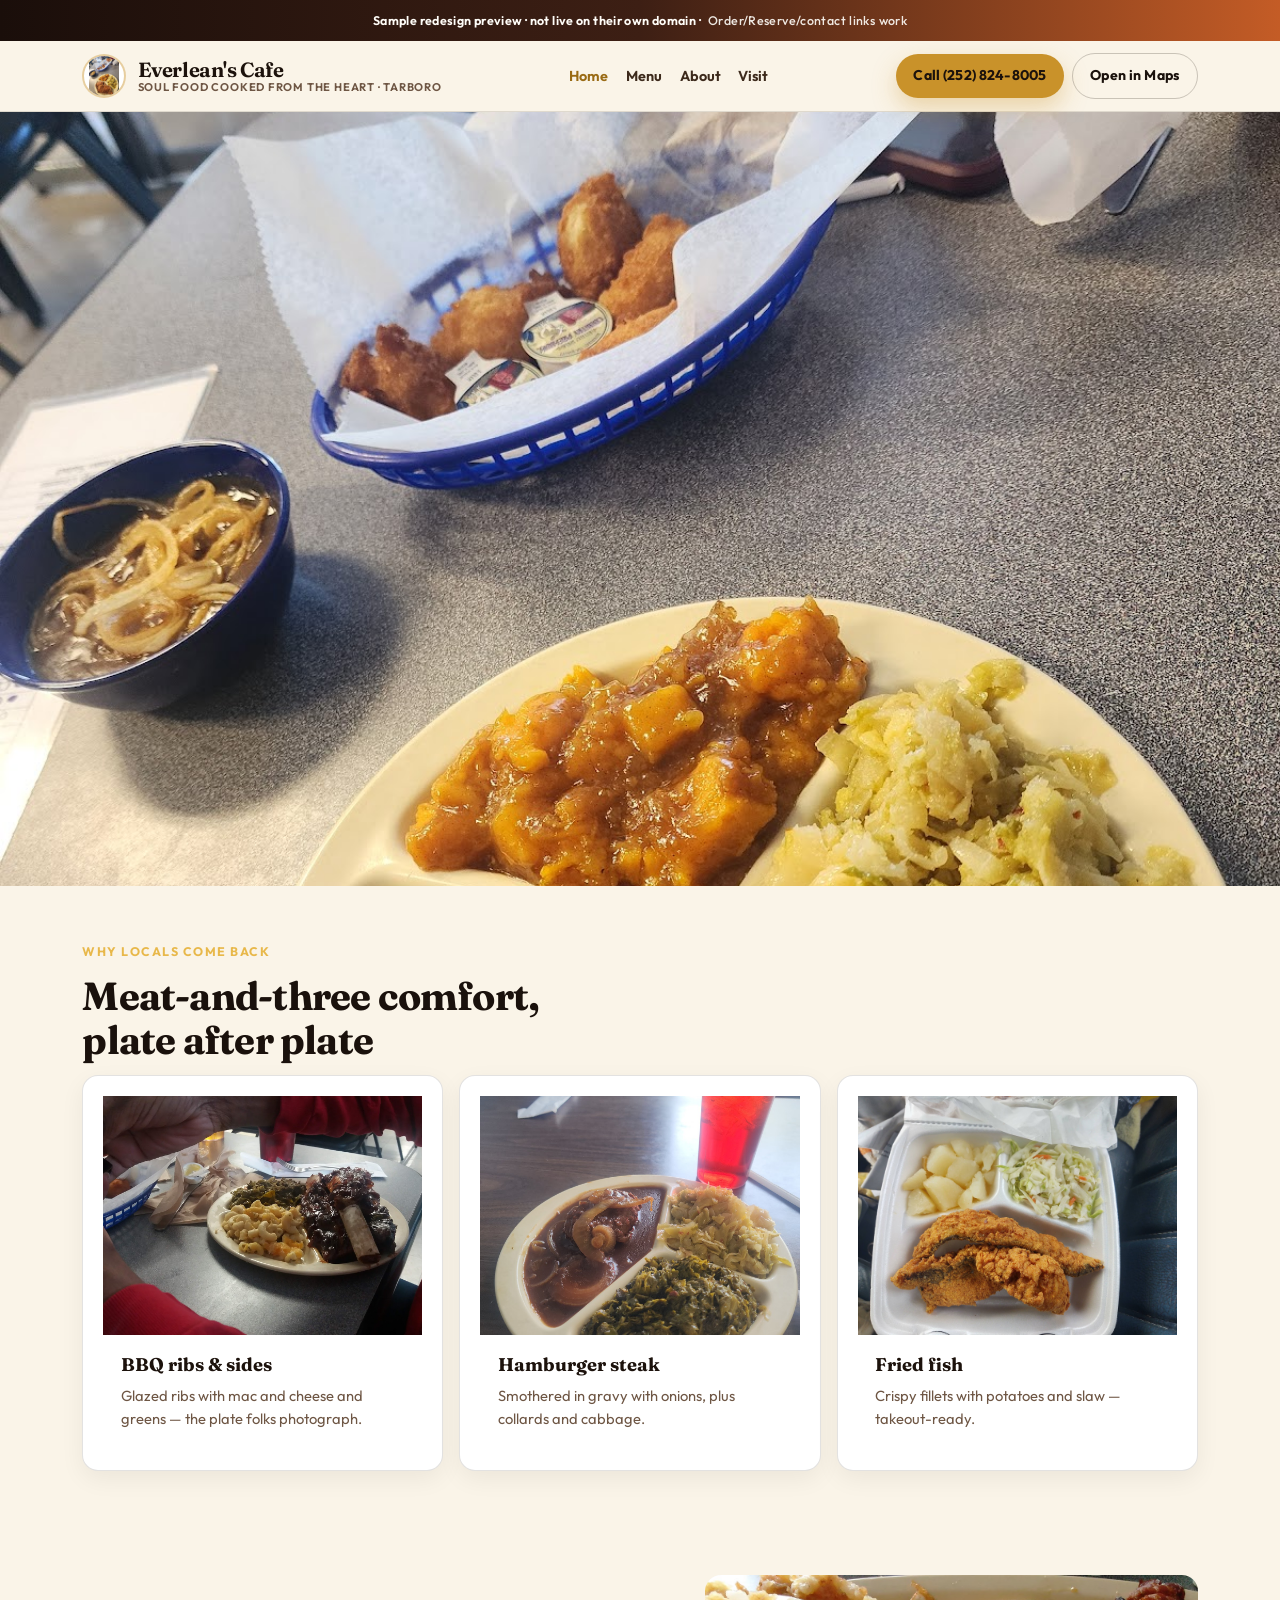
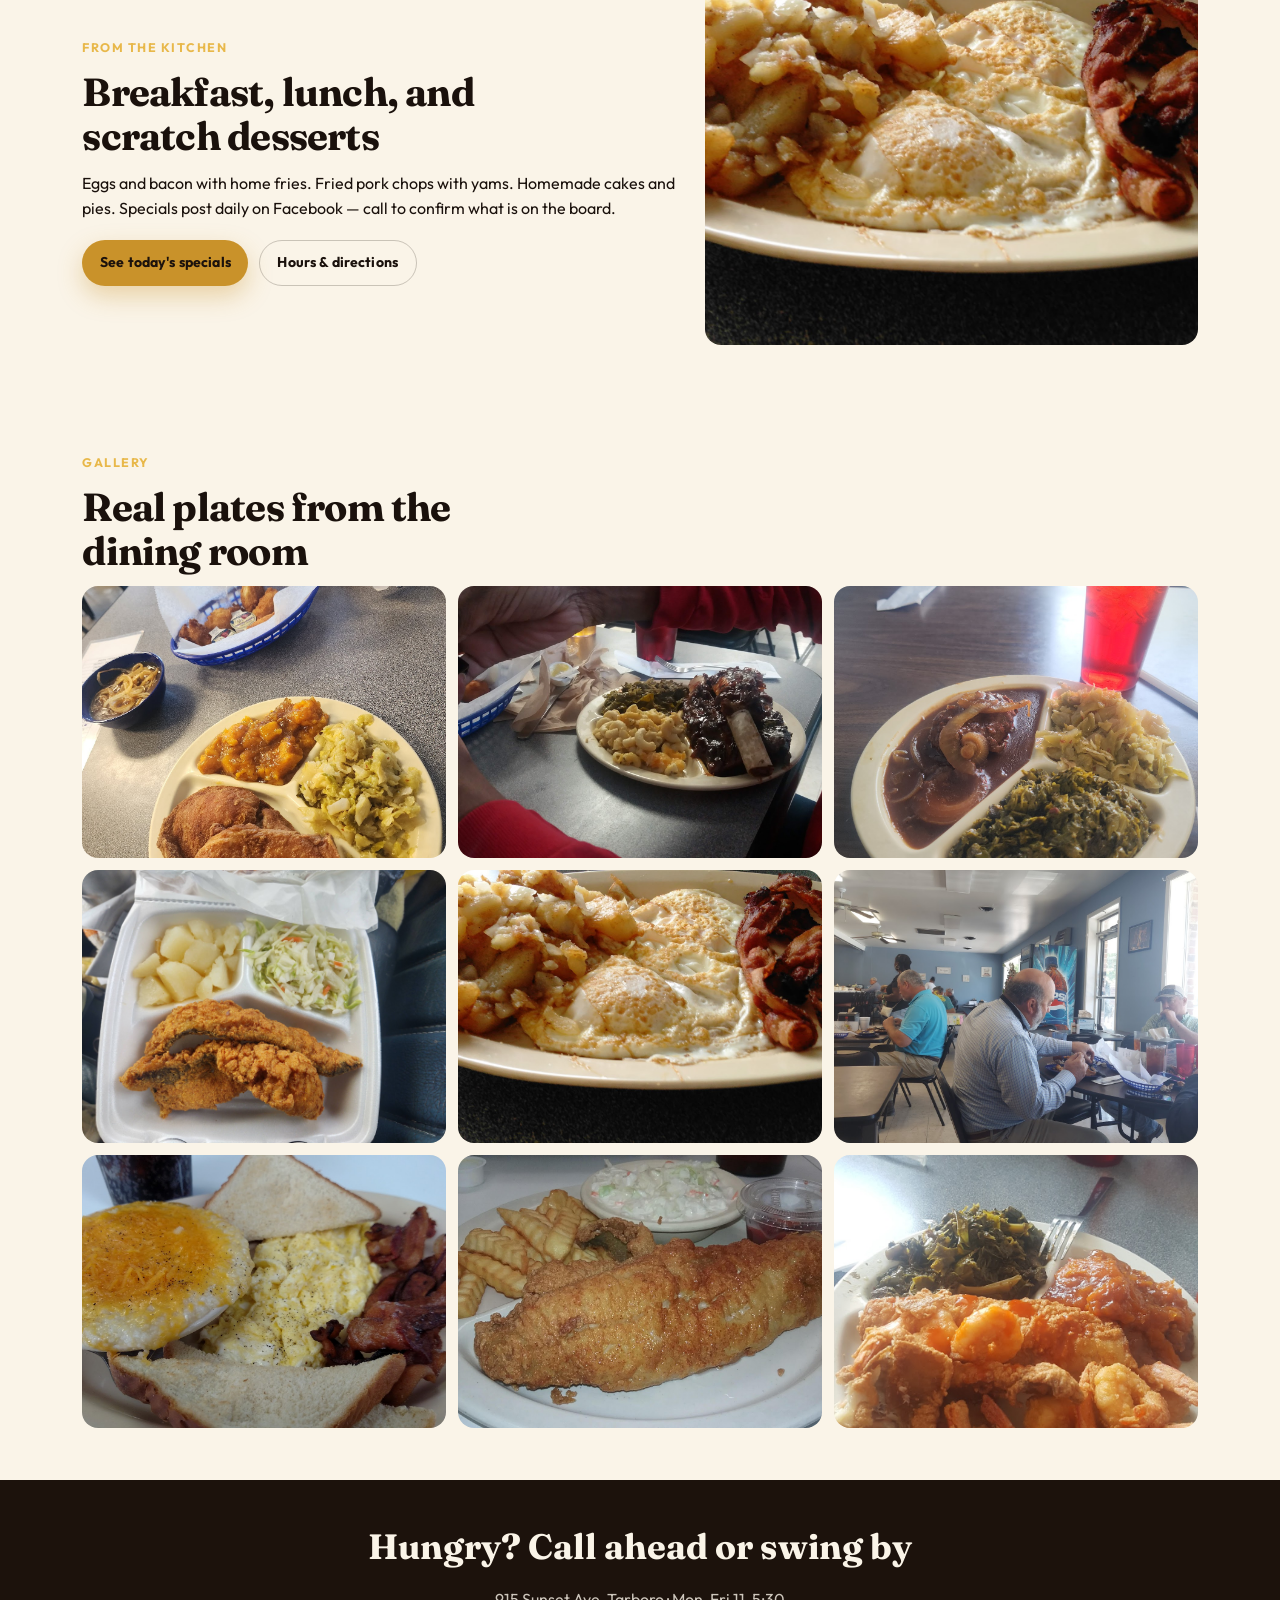
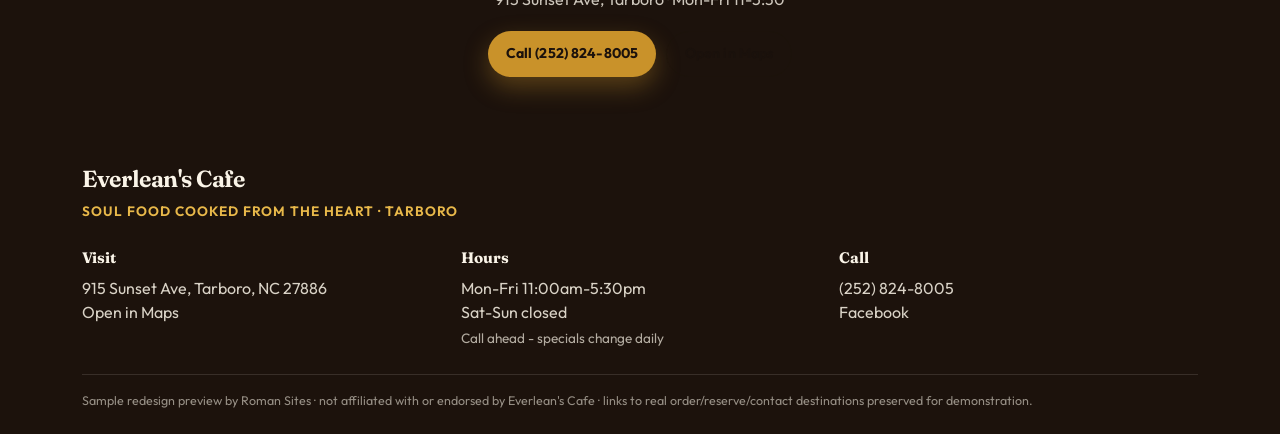
<file: index.html>
<!DOCTYPE html>
<html lang="en">
<head>
<meta charset="utf-8"/>
<meta name="viewport" content="width=device-width, initial-scale=1"/>
<title>Everlean's Cafe · Tarboro, NC</title>
<meta name="description" content="Sample redesign for Everlean's Cafe — soul food in Tarboro, NC."/>
<link rel="preconnect" href="https://fonts.googleapis.com"/><link rel="preconnect" href="https://fonts.gstatic.com" crossorigin/><link href="https://fonts.googleapis.com/css2?family=Fraunces:opsz,wght@9..144,500;9..144,650;9..144,700&family=Outfit:wght@400;500;600;700;800&display=swap" rel="stylesheet"/>
<link rel="stylesheet" href="assets/styles.css"/>
<link rel="icon" href="assets/logo.jpg"/>
</head>
<body>
<div class="preview-banner" role="status">Sample redesign preview · not live on their own domain · <span>Order/Reserve/contact links work</span></div>
<header class="site-header">
  <div class="nav-inner">
    <a class="brand" href="index.html"><img class="brand-mark" src="assets/logo.jpg" alt="Everlean's Cafe logo" width="44" height="44"/><span class="brand-text"><span class="brand-name">Everlean's Cafe</span><span class="brand-tag">Soul food cooked from the heart · Tarboro</span></span></a>
    <nav class="nav-links" aria-label="Primary"><a href="index.html" aria-current="page">Home</a><a href="menu.html">Menu</a><a href="about.html">About</a><a href="visit.html">Visit</a></nav>
    <div class="nav-ctas"><a class="btn btn-primary" href="tel:+12528248005">Call (252) 824-8005</a>
    <a class="btn btn-ghost" href="https://www.google.com/maps/place/Everlean's+Cafe/@35.9062767,-77.5555607,17z/data=!3m1!4b1!4m6!3m5!1s0x89aef4d1e7f137f7:0x826f10605089dc27" target="_blank" rel="noopener">Open in Maps</a><button class="nav-toggle" type="button" data-nav-toggle aria-expanded="false" aria-controls="mobile-nav" aria-label="Open menu"><span></span></button></div>
  </div>
  <div class="mobile-panel" id="mobile-nav" data-mobile-panel>
    <a href="index.html">Home</a><a href="menu.html">Menu</a><a href="about.html">About</a><a href="visit.html">Visit</a>
    <a href="tel:+12528248005">Call (252) 824-8005</a><a href="https://www.google.com/maps/place/Everlean's+Cafe/@35.9062767,-77.5555607,17z/data=!3m1!4b1!4m6!3m5!1s0x89aef4d1e7f137f7:0x826f10605089dc27" target="_blank" rel="noopener">Open in Maps</a><a href="https://www.facebook.com/EverleansCafe/" target="_blank" rel="noopener">Facebook</a>
  </div>
</header>
<main>

<section class="hero">
  <div class="hero-media"><img src="assets/hero.jpg" alt="Fried pork chops with yams and cabbage at Everlean's Cafe" width="1200" height="900"/></div>
  <div class="hero-copy">
    <p class="eyebrow">Tarboro · 4.6★ from 278 Google reviews</p>
    <h1>Soul food cooked from the heart</h1>
    <p class="lede">Daily specials, homemade sides, and desserts made from scratch — the kind of plate that tastes like family.</p>
    <div class="hero-actions">
      <a class="btn btn-primary" href="tel:+12528248005">Call (252) 824-8005</a>
      <a class="btn btn-ghost" href="menu.html">See the menu</a>
    </div>
  </div>
</section>
<section class="section">
  <div class="wrap">
    <p class="eyebrow">Why locals come back</p>
    <h2>Meat-and-three comfort, plate after plate</h2>
    <div class="feature-cards">
      <article class="feature-card"><div class="card-media"><img src="assets/ribs-plate.jpg" alt="BBQ ribs with mac and cheese and greens" loading="lazy"/></div><div class="card-body"><h3>BBQ ribs &amp; sides</h3><p>Glazed ribs with mac and cheese and greens — the plate folks photograph.</p></div></article>
      <article class="feature-card"><div class="card-media"><img src="assets/hamburger-steak.jpg" alt="Hamburger steak with gravy, greens, and cabbage" loading="lazy"/></div><div class="card-body"><h3>Hamburger steak</h3><p>Smothered in gravy with onions, plus collards and cabbage.</p></div></article>
      <article class="feature-card"><div class="card-media"><img src="assets/fish-plate.jpg" alt="Fried fish with potatoes and coleslaw" loading="lazy"/></div><div class="card-body"><h3>Fried fish</h3><p>Crispy fillets with potatoes and slaw — takeout-ready.</p></div></article>
    </div>
  </div>
</section>
<section class="section alt">
  <div class="wrap split-visual">
    <div>
      <p class="eyebrow">From the kitchen</p>
      <h2>Breakfast, lunch, and scratch desserts</h2>
      <p>Eggs and bacon with home fries. Fried pork chops with yams. Homemade cakes and pies. Specials post daily on Facebook — call to confirm what is on the board.</p>
      <div class="hero-actions" style="margin-top:1.2rem">
        <a class="btn btn-primary" href="https://www.facebook.com/EverleansCafe/" target="_blank" rel="noopener">See today's specials</a>
        <a class="btn btn-ghost" href="visit.html">Hours &amp; directions</a>
      </div>
    </div>
    <div class="card-media" style="border-radius:var(--radius);overflow:hidden;aspect-ratio:4/3"><img src="assets/breakfast.jpg" alt="Breakfast plate with eggs, bacon, and home fries" loading="lazy"/></div>
  </div>
</section>
<section class="section">
  <div class="wrap">
    <p class="eyebrow">Gallery</p>
    <h2>Real plates from the dining room</h2>
    <div class="gallery-grid">
      <div class="card-media"><img src="assets/hero.jpg" alt="Pork chops plate" loading="lazy"/></div>
      <div class="card-media"><img src="assets/ribs-plate.jpg" alt="Ribs plate" loading="lazy"/></div>
      <div class="card-media"><img src="assets/hamburger-steak.jpg" alt="Hamburger steak" loading="lazy"/></div>
      <div class="card-media"><img src="assets/fish-plate.jpg" alt="Fried fish" loading="lazy"/></div>
      <div class="card-media"><img src="assets/breakfast.jpg" alt="Breakfast" loading="lazy"/></div>
      <div class="card-media"><img src="assets/plate-03.jpg" alt="Daily plate" loading="lazy"/></div>
      <div class="card-media"><img src="assets/plate-06.jpg" alt="Daily plate" loading="lazy"/></div>
      <div class="card-media"><img src="assets/plate-08.jpg" alt="Daily plate" loading="lazy"/></div>
      <div class="card-media"><img src="assets/plate-09.jpg" alt="Daily plate" loading="lazy"/></div>
    </div>
  </div>
</section>
<section class="cta-band">
  <div class="wrap">
    <h2>Hungry? Call ahead or swing by</h2>
    <p>915 Sunset Ave, Tarboro · Mon-Fri 11-5:30</p>
    <div class="hero-actions">
      <a class="btn btn-primary" href="tel:+12528248005">Call (252) 824-8005</a>
      <a class="btn btn-ghost" href="https://www.google.com/maps/place/Everlean's+Cafe/@35.9062767,-77.5555607,17z/data=!3m1!4b1!4m6!3m5!1s0x89aef4d1e7f137f7:0x826f10605089dc27" target="_blank" rel="noopener">Open in Maps</a>
    </div>
  </div>
</section>

</main>
<footer class="site-footer">
  <div class="footer-inner">
    <div class="footer-brand"><div class="brand-name">Everlean's Cafe</div><div class="brand-tag">Soul food cooked from the heart · Tarboro</div></div>
    <div class="footer-grid">
      <div><h4>Visit</h4><p>915 Sunset Ave, Tarboro, NC 27886</p><p><a href="https://www.google.com/maps/place/Everlean's+Cafe/@35.9062767,-77.5555607,17z/data=!3m1!4b1!4m6!3m5!1s0x89aef4d1e7f137f7:0x826f10605089dc27" target="_blank" rel="noopener">Open in Maps</a></p></div><div><h4>Hours</h4><p>Mon-Fri 11:00am-5:30pm<br/>Sat-Sun closed<br/><span style="font-size:.85em;opacity:.8">Call ahead - specials change daily</span></p></div><div><h4>Call</h4><p><a href="tel:+12528248005">(252) 824-8005</a></p><p><a href="https://www.facebook.com/EverleansCafe/" target="_blank" rel="noopener">Facebook</a></p></div>
    </div>
    <p class="footer-note">Sample redesign preview by Roman Sites · not affiliated with or endorsed by Everlean's Cafe · links to real order/reserve/contact destinations preserved for demonstration.</p>
  </div>
</footer>
<script src="assets/site.js"></script>
</body>
</html>
</file>
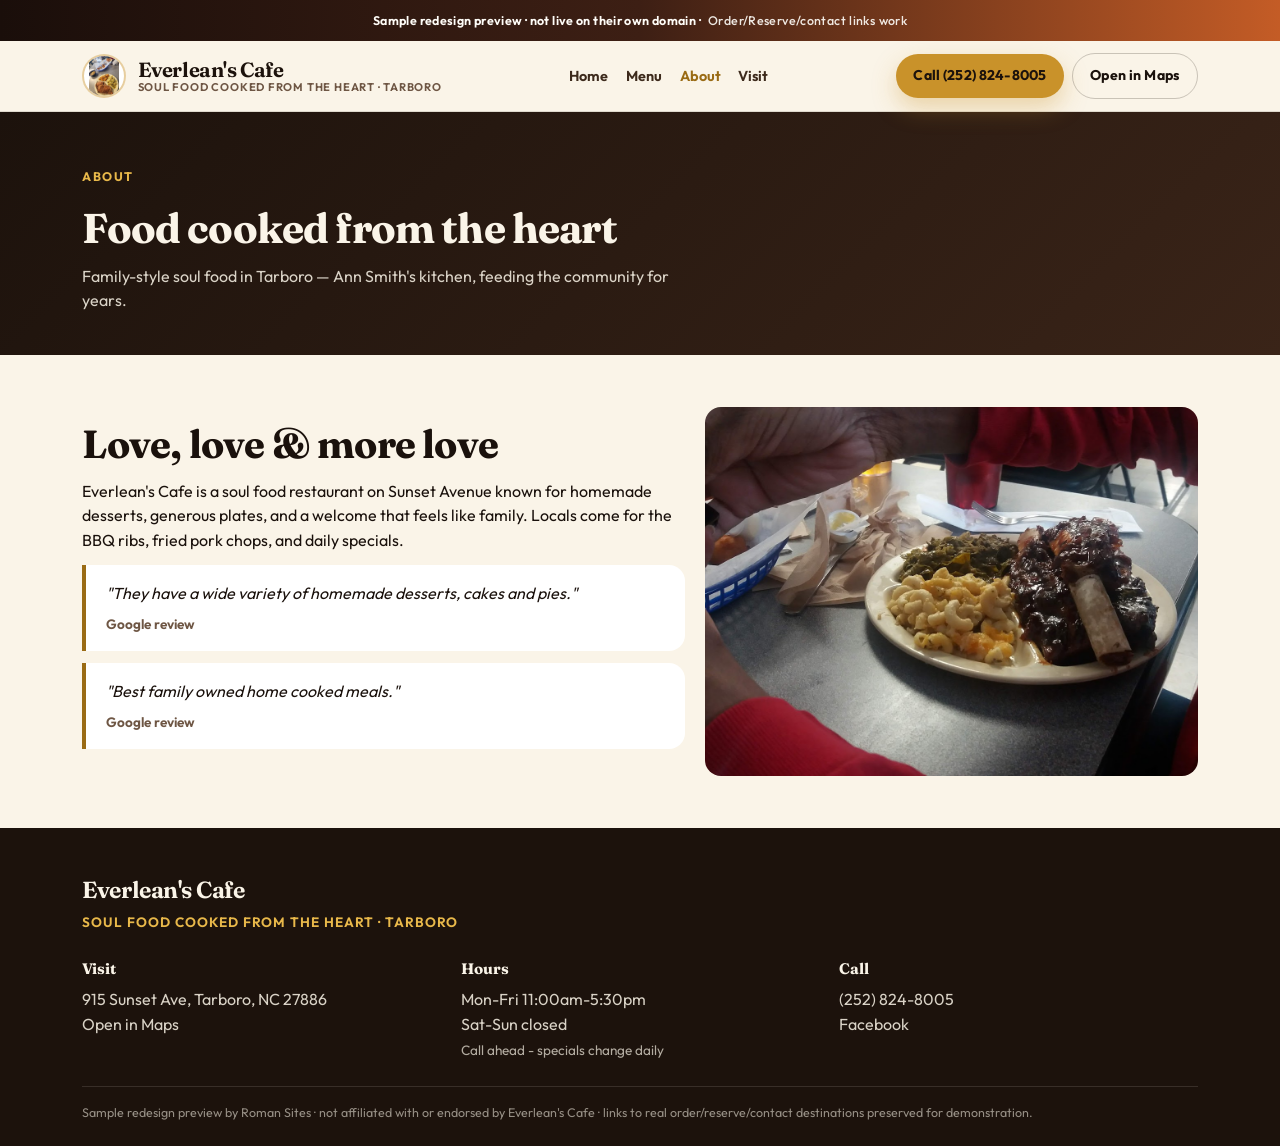
<file: about.html>
<!DOCTYPE html>
<html lang="en">
<head>
<meta charset="utf-8"/>
<meta name="viewport" content="width=device-width, initial-scale=1"/>
<title>About · Everlean's Cafe</title>
<meta name="description" content="About Everlean's Cafe Tarboro."/>
<link rel="preconnect" href="https://fonts.googleapis.com"/><link rel="preconnect" href="https://fonts.gstatic.com" crossorigin/><link href="https://fonts.googleapis.com/css2?family=Fraunces:opsz,wght@9..144,500;9..144,650;9..144,700&family=Outfit:wght@400;500;600;700;800&display=swap" rel="stylesheet"/>
<link rel="stylesheet" href="assets/styles.css"/>
<link rel="icon" href="assets/logo.jpg"/>
</head>
<body>
<div class="preview-banner" role="status">Sample redesign preview · not live on their own domain · <span>Order/Reserve/contact links work</span></div>
<header class="site-header">
  <div class="nav-inner">
    <a class="brand" href="index.html"><img class="brand-mark" src="assets/logo.jpg" alt="Everlean's Cafe logo" width="44" height="44"/><span class="brand-text"><span class="brand-name">Everlean's Cafe</span><span class="brand-tag">Soul food cooked from the heart · Tarboro</span></span></a>
    <nav class="nav-links" aria-label="Primary"><a href="index.html">Home</a><a href="menu.html">Menu</a><a href="about.html" aria-current="page">About</a><a href="visit.html">Visit</a></nav>
    <div class="nav-ctas"><a class="btn btn-primary" href="tel:+12528248005">Call (252) 824-8005</a>
    <a class="btn btn-ghost" href="https://www.google.com/maps/place/Everlean's+Cafe/@35.9062767,-77.5555607,17z/data=!3m1!4b1!4m6!3m5!1s0x89aef4d1e7f137f7:0x826f10605089dc27" target="_blank" rel="noopener">Open in Maps</a><button class="nav-toggle" type="button" data-nav-toggle aria-expanded="false" aria-controls="mobile-nav" aria-label="Open menu"><span></span></button></div>
  </div>
  <div class="mobile-panel" id="mobile-nav" data-mobile-panel>
    <a href="index.html">Home</a><a href="menu.html">Menu</a><a href="about.html">About</a><a href="visit.html">Visit</a>
    <a href="tel:+12528248005">Call (252) 824-8005</a><a href="https://www.google.com/maps/place/Everlean's+Cafe/@35.9062767,-77.5555607,17z/data=!3m1!4b1!4m6!3m5!1s0x89aef4d1e7f137f7:0x826f10605089dc27" target="_blank" rel="noopener">Open in Maps</a><a href="https://www.facebook.com/EverleansCafe/" target="_blank" rel="noopener">Facebook</a>
  </div>
</header>
<main>

<section class="page-hero"><div class="wrap"><p class="eyebrow">About</p><h1>Food cooked from the heart</h1><p>Family-style soul food in Tarboro — Ann Smith's kitchen, feeding the community for years.</p></div></section>
<section class="section"><div class="wrap split-visual">
  <div>
    <h2>Love, love &amp; more love</h2>
    <p>Everlean's Cafe is a soul food restaurant on Sunset Avenue known for homemade desserts, generous plates, and a welcome that feels like family. Locals come for the BBQ ribs, fried pork chops, and daily specials.</p>
    <div class="quote"><p>"They have a wide variety of homemade desserts, cakes and pies."</p><cite>Google review</cite></div>
    <div class="quote"><p>"Best family owned home cooked meals."</p><cite>Google review</cite></div>
  </div>
  <div class="card-media" style="border-radius:var(--radius);overflow:hidden;aspect-ratio:4/3"><img src="assets/ribs-plate.jpg" alt="BBQ ribs plate" loading="lazy"/></div>
</div></section>

</main>
<footer class="site-footer">
  <div class="footer-inner">
    <div class="footer-brand"><div class="brand-name">Everlean's Cafe</div><div class="brand-tag">Soul food cooked from the heart · Tarboro</div></div>
    <div class="footer-grid">
      <div><h4>Visit</h4><p>915 Sunset Ave, Tarboro, NC 27886</p><p><a href="https://www.google.com/maps/place/Everlean's+Cafe/@35.9062767,-77.5555607,17z/data=!3m1!4b1!4m6!3m5!1s0x89aef4d1e7f137f7:0x826f10605089dc27" target="_blank" rel="noopener">Open in Maps</a></p></div><div><h4>Hours</h4><p>Mon-Fri 11:00am-5:30pm<br/>Sat-Sun closed<br/><span style="font-size:.85em;opacity:.8">Call ahead - specials change daily</span></p></div><div><h4>Call</h4><p><a href="tel:+12528248005">(252) 824-8005</a></p><p><a href="https://www.facebook.com/EverleansCafe/" target="_blank" rel="noopener">Facebook</a></p></div>
    </div>
    <p class="footer-note">Sample redesign preview by Roman Sites · not affiliated with or endorsed by Everlean's Cafe · links to real order/reserve/contact destinations preserved for demonstration.</p>
  </div>
</footer>
<script src="assets/site.js"></script>
</body>
</html>
</file>
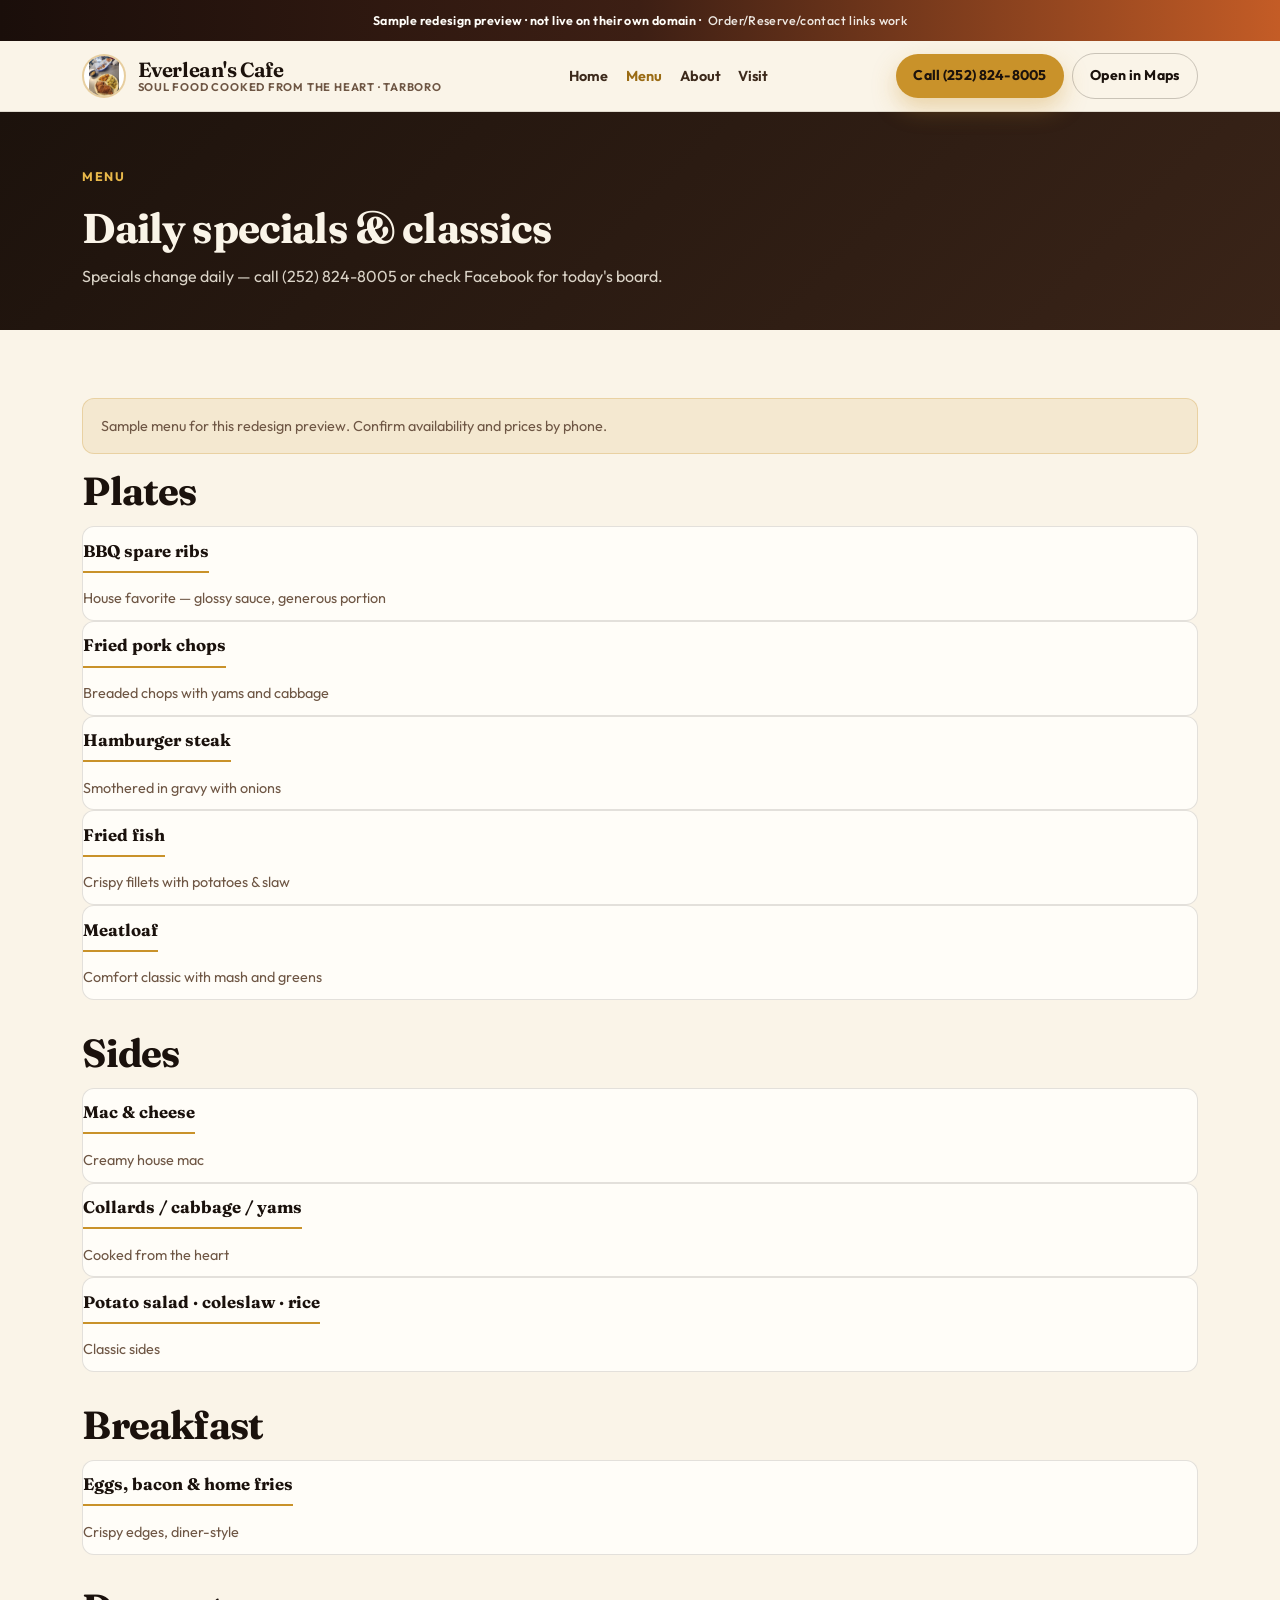
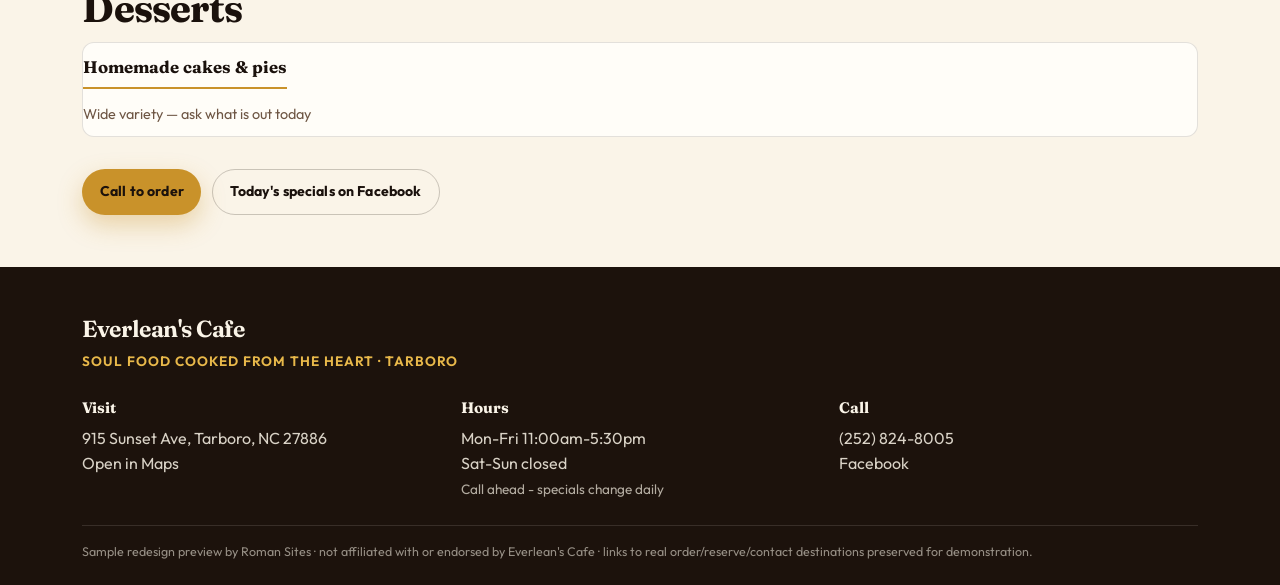
<file: menu.html>
<!DOCTYPE html>
<html lang="en">
<head>
<meta charset="utf-8"/>
<meta name="viewport" content="width=device-width, initial-scale=1"/>
<title>Menu · Everlean's Cafe</title>
<meta name="description" content="Menu sample for Everlean's Cafe Tarboro."/>
<link rel="preconnect" href="https://fonts.googleapis.com"/><link rel="preconnect" href="https://fonts.gstatic.com" crossorigin/><link href="https://fonts.googleapis.com/css2?family=Fraunces:opsz,wght@9..144,500;9..144,650;9..144,700&family=Outfit:wght@400;500;600;700;800&display=swap" rel="stylesheet"/>
<link rel="stylesheet" href="assets/styles.css"/>
<link rel="icon" href="assets/logo.jpg"/>
</head>
<body>
<div class="preview-banner" role="status">Sample redesign preview · not live on their own domain · <span>Order/Reserve/contact links work</span></div>
<header class="site-header">
  <div class="nav-inner">
    <a class="brand" href="index.html"><img class="brand-mark" src="assets/logo.jpg" alt="Everlean's Cafe logo" width="44" height="44"/><span class="brand-text"><span class="brand-name">Everlean's Cafe</span><span class="brand-tag">Soul food cooked from the heart · Tarboro</span></span></a>
    <nav class="nav-links" aria-label="Primary"><a href="index.html">Home</a><a href="menu.html" aria-current="page">Menu</a><a href="about.html">About</a><a href="visit.html">Visit</a></nav>
    <div class="nav-ctas"><a class="btn btn-primary" href="tel:+12528248005">Call (252) 824-8005</a>
    <a class="btn btn-ghost" href="https://www.google.com/maps/place/Everlean's+Cafe/@35.9062767,-77.5555607,17z/data=!3m1!4b1!4m6!3m5!1s0x89aef4d1e7f137f7:0x826f10605089dc27" target="_blank" rel="noopener">Open in Maps</a><button class="nav-toggle" type="button" data-nav-toggle aria-expanded="false" aria-controls="mobile-nav" aria-label="Open menu"><span></span></button></div>
  </div>
  <div class="mobile-panel" id="mobile-nav" data-mobile-panel>
    <a href="index.html">Home</a><a href="menu.html">Menu</a><a href="about.html">About</a><a href="visit.html">Visit</a>
    <a href="tel:+12528248005">Call (252) 824-8005</a><a href="https://www.google.com/maps/place/Everlean's+Cafe/@35.9062767,-77.5555607,17z/data=!3m1!4b1!4m6!3m5!1s0x89aef4d1e7f137f7:0x826f10605089dc27" target="_blank" rel="noopener">Open in Maps</a><a href="https://www.facebook.com/EverleansCafe/" target="_blank" rel="noopener">Facebook</a>
  </div>
</header>
<main>

<section class="page-hero"><div class="wrap"><p class="eyebrow">Menu</p><h1>Daily specials &amp; classics</h1><p>Specials change daily — call (252) 824-8005 or check Facebook for today's board.</p></div></section>
<section class="section"><div class="wrap">
  <p class="menu-note">Sample menu for this redesign preview. Confirm availability and prices by phone.</p>
  <div class="menu-section"><h2>Plates</h2>
    <article class="menu-item"><div class="menu-item-row"><h3>BBQ spare ribs</h3></div><p>House favorite — glossy sauce, generous portion</p></article>
    <article class="menu-item"><div class="menu-item-row"><h3>Fried pork chops</h3></div><p>Breaded chops with yams and cabbage</p></article>
    <article class="menu-item"><div class="menu-item-row"><h3>Hamburger steak</h3></div><p>Smothered in gravy with onions</p></article>
    <article class="menu-item"><div class="menu-item-row"><h3>Fried fish</h3></div><p>Crispy fillets with potatoes &amp; slaw</p></article>
    <article class="menu-item"><div class="menu-item-row"><h3>Meatloaf</h3></div><p>Comfort classic with mash and greens</p></article>
  </div>
  <div class="menu-section"><h2>Sides</h2>
    <article class="menu-item"><div class="menu-item-row"><h3>Mac &amp; cheese</h3></div><p>Creamy house mac</p></article>
    <article class="menu-item"><div class="menu-item-row"><h3>Collards / cabbage / yams</h3></div><p>Cooked from the heart</p></article>
    <article class="menu-item"><div class="menu-item-row"><h3>Potato salad · coleslaw · rice</h3></div><p>Classic sides</p></article>
  </div>
  <div class="menu-section"><h2>Breakfast</h2>
    <article class="menu-item"><div class="menu-item-row"><h3>Eggs, bacon &amp; home fries</h3></div><p>Crispy edges, diner-style</p></article>
  </div>
  <div class="menu-section"><h2>Desserts</h2>
    <article class="menu-item"><div class="menu-item-row"><h3>Homemade cakes &amp; pies</h3></div><p>Wide variety — ask what is out today</p></article>
  </div>
  <div class="hero-actions" style="margin-top:1.5rem">
    <a class="btn btn-primary" href="tel:+12528248005">Call to order</a>
    <a class="btn btn-ghost" href="https://www.facebook.com/EverleansCafe/" target="_blank" rel="noopener">Today's specials on Facebook</a>
  </div>
</div></section>

</main>
<footer class="site-footer">
  <div class="footer-inner">
    <div class="footer-brand"><div class="brand-name">Everlean's Cafe</div><div class="brand-tag">Soul food cooked from the heart · Tarboro</div></div>
    <div class="footer-grid">
      <div><h4>Visit</h4><p>915 Sunset Ave, Tarboro, NC 27886</p><p><a href="https://www.google.com/maps/place/Everlean's+Cafe/@35.9062767,-77.5555607,17z/data=!3m1!4b1!4m6!3m5!1s0x89aef4d1e7f137f7:0x826f10605089dc27" target="_blank" rel="noopener">Open in Maps</a></p></div><div><h4>Hours</h4><p>Mon-Fri 11:00am-5:30pm<br/>Sat-Sun closed<br/><span style="font-size:.85em;opacity:.8">Call ahead - specials change daily</span></p></div><div><h4>Call</h4><p><a href="tel:+12528248005">(252) 824-8005</a></p><p><a href="https://www.facebook.com/EverleansCafe/" target="_blank" rel="noopener">Facebook</a></p></div>
    </div>
    <p class="footer-note">Sample redesign preview by Roman Sites · not affiliated with or endorsed by Everlean's Cafe · links to real order/reserve/contact destinations preserved for demonstration.</p>
  </div>
</footer>
<script src="assets/site.js"></script>
</body>
</html>
</file>
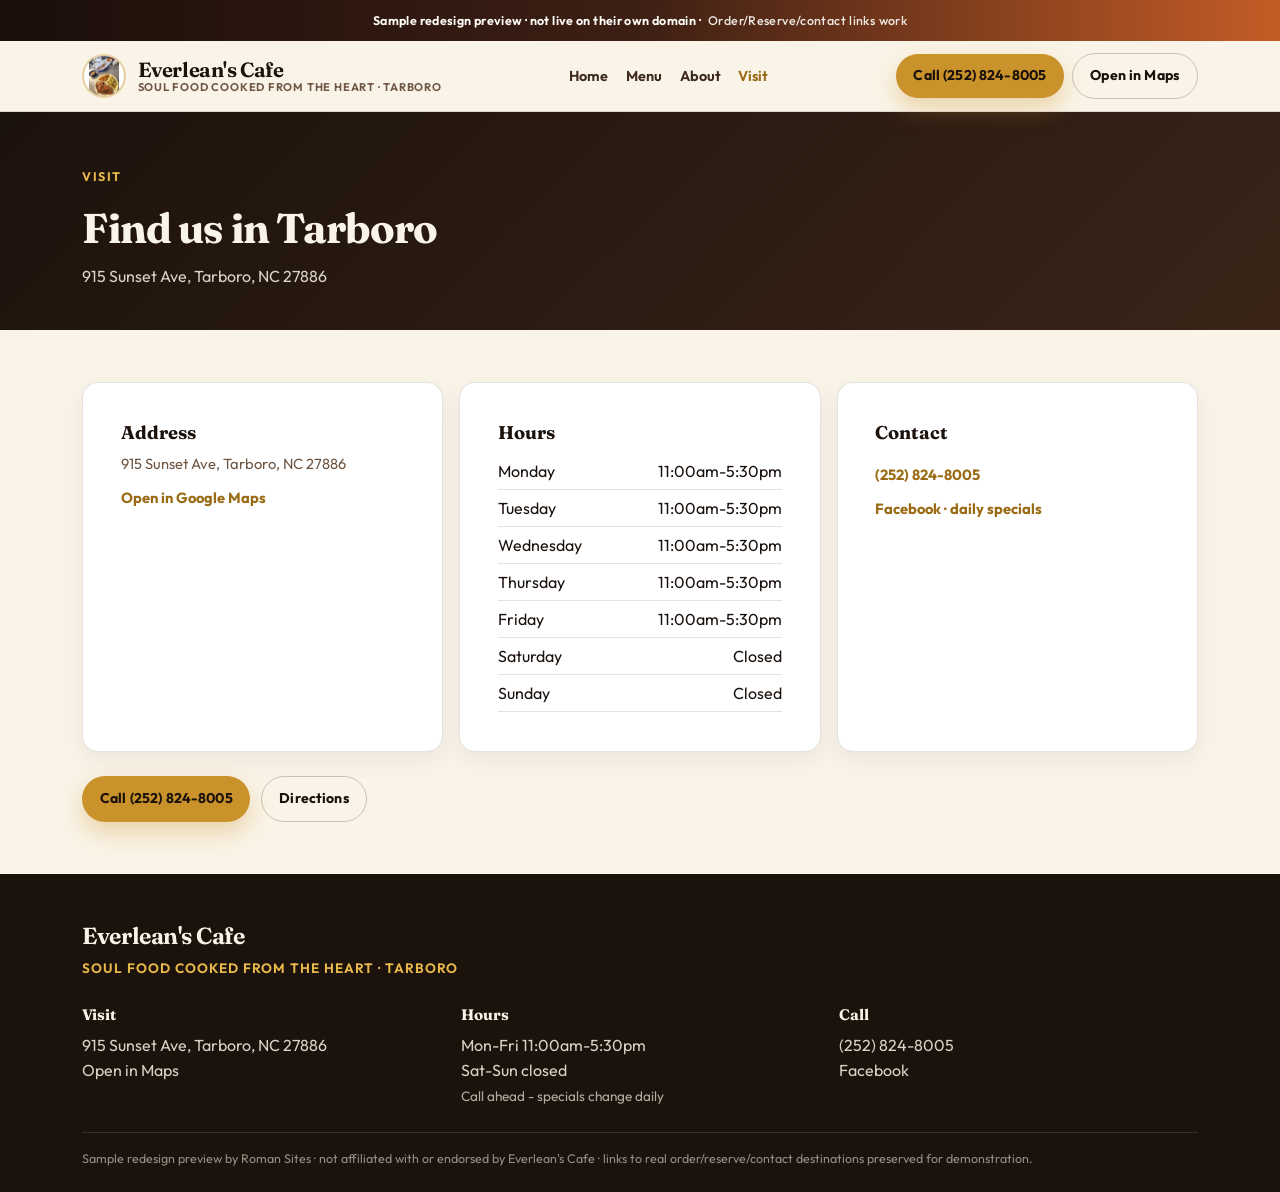
<file: visit.html>
<!DOCTYPE html>
<html lang="en">
<head>
<meta charset="utf-8"/>
<meta name="viewport" content="width=device-width, initial-scale=1"/>
<title>Visit · Everlean's Cafe</title>
<meta name="description" content="Hours and directions for Everlean's Cafe."/>
<link rel="preconnect" href="https://fonts.googleapis.com"/><link rel="preconnect" href="https://fonts.gstatic.com" crossorigin/><link href="https://fonts.googleapis.com/css2?family=Fraunces:opsz,wght@9..144,500;9..144,650;9..144,700&family=Outfit:wght@400;500;600;700;800&display=swap" rel="stylesheet"/>
<link rel="stylesheet" href="assets/styles.css"/>
<link rel="icon" href="assets/logo.jpg"/>
</head>
<body>
<div class="preview-banner" role="status">Sample redesign preview · not live on their own domain · <span>Order/Reserve/contact links work</span></div>
<header class="site-header">
  <div class="nav-inner">
    <a class="brand" href="index.html"><img class="brand-mark" src="assets/logo.jpg" alt="Everlean's Cafe logo" width="44" height="44"/><span class="brand-text"><span class="brand-name">Everlean's Cafe</span><span class="brand-tag">Soul food cooked from the heart · Tarboro</span></span></a>
    <nav class="nav-links" aria-label="Primary"><a href="index.html">Home</a><a href="menu.html">Menu</a><a href="about.html">About</a><a href="visit.html" aria-current="page">Visit</a></nav>
    <div class="nav-ctas"><a class="btn btn-primary" href="tel:+12528248005">Call (252) 824-8005</a>
    <a class="btn btn-ghost" href="https://www.google.com/maps/place/Everlean's+Cafe/@35.9062767,-77.5555607,17z/data=!3m1!4b1!4m6!3m5!1s0x89aef4d1e7f137f7:0x826f10605089dc27" target="_blank" rel="noopener">Open in Maps</a><button class="nav-toggle" type="button" data-nav-toggle aria-expanded="false" aria-controls="mobile-nav" aria-label="Open menu"><span></span></button></div>
  </div>
  <div class="mobile-panel" id="mobile-nav" data-mobile-panel>
    <a href="index.html">Home</a><a href="menu.html">Menu</a><a href="about.html">About</a><a href="visit.html">Visit</a>
    <a href="tel:+12528248005">Call (252) 824-8005</a><a href="https://www.google.com/maps/place/Everlean's+Cafe/@35.9062767,-77.5555607,17z/data=!3m1!4b1!4m6!3m5!1s0x89aef4d1e7f137f7:0x826f10605089dc27" target="_blank" rel="noopener">Open in Maps</a><a href="https://www.facebook.com/EverleansCafe/" target="_blank" rel="noopener">Facebook</a>
  </div>
</header>
<main>

<section class="page-hero"><div class="wrap"><p class="eyebrow">Visit</p><h1>Find us in Tarboro</h1><p>915 Sunset Ave, Tarboro, NC 27886</p></div></section>
<section class="section"><div class="wrap">
  <div class="feature-cards">
    <article class="feature-card"><div class="card-body"><h3>Address</h3><p>915 Sunset Ave, Tarboro, NC 27886</p><p><a href="https://www.google.com/maps/place/Everlean's+Cafe/@35.9062767,-77.5555607,17z/data=!3m1!4b1!4m6!3m5!1s0x89aef4d1e7f137f7:0x826f10605089dc27" target="_blank" rel="noopener">Open in Google Maps</a></p></div></article>
    <article class="feature-card"><div class="card-body"><h3>Hours</h3><ul class="hours-list"><li><span>Monday</span><span>11:00am-5:30pm</span></li><li><span>Tuesday</span><span>11:00am-5:30pm</span></li><li><span>Wednesday</span><span>11:00am-5:30pm</span></li><li><span>Thursday</span><span>11:00am-5:30pm</span></li><li><span>Friday</span><span>11:00am-5:30pm</span></li><li><span>Saturday</span><span>Closed</span></li><li><span>Sunday</span><span>Closed</span></li></ul></div></article>
    <article class="feature-card"><div class="card-body"><h3>Contact</h3><p><a href="tel:+12528248005">(252) 824-8005</a></p><p><a href="https://www.facebook.com/EverleansCafe/" target="_blank" rel="noopener">Facebook · daily specials</a></p></div></article>
  </div>
  <div class="hero-actions" style="margin-top:1.5rem">
    <a class="btn btn-primary" href="tel:+12528248005">Call (252) 824-8005</a>
    <a class="btn btn-ghost" href="https://www.google.com/maps/place/Everlean's+Cafe/@35.9062767,-77.5555607,17z/data=!3m1!4b1!4m6!3m5!1s0x89aef4d1e7f137f7:0x826f10605089dc27" target="_blank" rel="noopener">Directions</a>
  </div>
</div></section>

</main>
<footer class="site-footer">
  <div class="footer-inner">
    <div class="footer-brand"><div class="brand-name">Everlean's Cafe</div><div class="brand-tag">Soul food cooked from the heart · Tarboro</div></div>
    <div class="footer-grid">
      <div><h4>Visit</h4><p>915 Sunset Ave, Tarboro, NC 27886</p><p><a href="https://www.google.com/maps/place/Everlean's+Cafe/@35.9062767,-77.5555607,17z/data=!3m1!4b1!4m6!3m5!1s0x89aef4d1e7f137f7:0x826f10605089dc27" target="_blank" rel="noopener">Open in Maps</a></p></div><div><h4>Hours</h4><p>Mon-Fri 11:00am-5:30pm<br/>Sat-Sun closed<br/><span style="font-size:.85em;opacity:.8">Call ahead - specials change daily</span></p></div><div><h4>Call</h4><p><a href="tel:+12528248005">(252) 824-8005</a></p><p><a href="https://www.facebook.com/EverleansCafe/" target="_blank" rel="noopener">Facebook</a></p></div>
    </div>
    <p class="footer-note">Sample redesign preview by Roman Sites · not affiliated with or endorsed by Everlean's Cafe · links to real order/reserve/contact destinations preserved for demonstration.</p>
  </div>
</footer>
<script src="assets/site.js"></script>
</body>
</html>
</file>
<file: assets/styles.css>
:root {
  --espresso: #1a120e;
  --wood: #6b2d1f;
  --cream: #faf4ea;
  --amber: #e8b86d;
  --gold-deep: #c48a3a;
  --ink: #1a120e;
  --muted: #5c534a;
  --border: #e6dccf;
  --max: 1120px;
  --radius: 18px;
  --font-display: "Fraunces", Georgia, serif;
  --font-body: "Outfit", system-ui, sans-serif;
}
.preview-banner { background: linear-gradient(90deg, #1a120e, #6b2d1f); }

/* theme overrides */
:root {
  --ink: #1a1410;
  --plum: #3d1f14;
  --plum-deep: #1a0e0a;
  --wine: #c45c26;
  --gold: #e07a2f;
  --gold-hot: #f0a05a;
  --espresso: #1a0e0a;
  --wood: #3d1f14;
  --gold-deep: #e07a2f;
  --fried: #c45c26;
  --collard: #3d1f14;
  --collard-deep: #1a0e0a;
  --amber: #f0a05a;
}
.preview-banner {
  background: linear-gradient(90deg, #1a0e0a, #3d1f14 50%, #c45c26) !important;
}

/* The Chicken Hut — Durham soul-food landmark preview (unique) */
:root {
  --gold: #c9922a;
  --gold-deep: #9a6b14;
  --amber: #e8b84a;
  --fried: #d4781f;
  --espresso: #1c120c;
  --wood: #3a2418;
  --bark: #5c3a24;
  --cream: #faf4e8;
  --biscuit: #f0e2c8;
  --gravy: #e6d5b5;
  --ink: #1a110c;
  --ink-soft: #3d2a1c;
  --muted: #6e5644;
  --collard: #2f4a32;
  --collard-deep: #1c3320;
  --white: #fffdf8;
  --border: rgba(28, 18, 12, 0.12);
  --banner-h: 2.55rem;
  --nav-h: 4.4rem;
  --max: 72rem;
  --radius: 16px;
  --font-display: "Fraunces", "Iowan Old Style", Georgia, serif;
  --font-body: "Outfit", "Avenir Next", "Segoe UI", system-ui, sans-serif;
  --ease: cubic-bezier(0.22, 1, 0.36, 1);
  --shadow: 0 20px 55px rgba(28, 18, 12, 0.18);
}

*, *::before, *::after { box-sizing: border-box; margin: 0; padding: 0; }
html { scroll-behavior: smooth; }
body {
  font-family: var(--font-body);
  color: var(--ink);
  background: var(--cream);
  line-height: 1.55;
  -webkit-font-smoothing: antialiased;
}
img { max-width: 100%; display: block; }
a { color: inherit; text-decoration: none; }
ul { list-style: none; }
button { font: inherit; border: 0; background: none; cursor: pointer; color: inherit; }

.preview-banner {
  position: sticky; top: 0; z-index: 1000;
  min-height: var(--banner-h);
  display: flex; align-items: center; justify-content: center; gap: .45rem; flex-wrap: wrap;
  padding: .55rem 1rem;
  background: linear-gradient(90deg, var(--espresso), var(--wood) 45%, var(--gold-deep));
  color: var(--white);
  font-size: .78rem; font-weight: 650; letter-spacing: .03em; text-align: center;
}
.preview-banner span { opacity: .9; font-weight: 500; }

.site-header {
  position: sticky; top: var(--banner-h); z-index: 900;
  background: rgba(250, 244, 232, 0.93);
  backdrop-filter: blur(14px); -webkit-backdrop-filter: blur(14px);
  border-bottom: 1px solid var(--border);
}
.nav-inner {
  max-width: var(--max); margin: 0 auto; height: var(--nav-h);
  padding: 0 1.15rem; display: flex; align-items: center; justify-content: space-between; gap: 1rem;
}
.brand { display: flex; align-items: center; gap: .7rem; min-width: 0; }
.brand-mark {
  width: 44px; height: 44px; border-radius: 50%;
  object-fit: cover; border: 2px solid rgba(201,146,42,.45); background: var(--biscuit);
}
.brand-text { display: flex; flex-direction: column; line-height: 1.1; }
.brand-name { font-family: var(--font-display); font-size: 1.28rem; color: var(--espresso); letter-spacing: -.02em; font-weight: 650; }
.brand-tag { font-size: .7rem; color: var(--muted); font-weight: 650; letter-spacing: .07em; text-transform: uppercase; }
.nav-links { display: none; gap: 1.1rem; align-items: center; font-size: .9rem; font-weight: 650; }
.nav-links a { color: var(--ink-soft); }
.nav-links a:hover, .nav-links a[aria-current="page"] { color: var(--gold-deep); }
.nav-ctas { display: flex; align-items: center; gap: .5rem; }
.nav-toggle {
  width: 42px; height: 42px; display: inline-flex; align-items: center; justify-content: center;
  border-radius: 11px; border: 1px solid var(--border); background: var(--white);
}
.nav-toggle span, .nav-toggle span::before, .nav-toggle span::after {
  display: block; width: 18px; height: 2px; background: var(--ink); position: relative; border-radius: 2px;
}
.nav-toggle span::before, .nav-toggle span::after { content: ""; position: absolute; left: 0; }
.nav-toggle span::before { top: -6px; }
.nav-toggle span::after { top: 6px; }
.mobile-panel {
  display: none; flex-direction: column; gap: .35rem; padding: .5rem 1.15rem 1.15rem;
  border-top: 1px solid var(--border); background: var(--cream);
}
.mobile-panel.open { display: flex; }
.mobile-panel a {
  padding: .75rem .85rem; border-radius: 10px; font-weight: 650; color: var(--ink-soft);
}
.mobile-panel a:hover { background: var(--biscuit); color: var(--gold-deep); }
.mobile-ctas { display: grid; grid-template-columns: 1fr 1fr; gap: .55rem; margin-top: .4rem; }

.btn {
  display: inline-flex; align-items: center; justify-content: center; gap: .4rem;
  padding: .7rem 1.1rem; border-radius: 999px; font-weight: 700; font-size: .88rem;
  letter-spacing: .01em; transition: transform .2s var(--ease), box-shadow .2s var(--ease), background .2s;
  white-space: nowrap;
}
.btn:hover { transform: translateY(-1px); }
.btn-primary { background: var(--gold); color: var(--espresso); box-shadow: 0 10px 24px rgba(201,146,42,.35); }
.btn-primary:hover { background: var(--amber); }
.btn-secondary { background: var(--collard); color: var(--white); }
.btn-secondary:hover { background: var(--collard-deep); }
.btn-ghost {
  background: transparent; color: var(--ink); border: 1.5px solid rgba(28,18,12,.22);
}
.btn-ghost:hover { border-color: var(--gold-deep); color: var(--gold-deep); }
.btn-lg { padding: .92rem 1.4rem; font-size: .95rem; }
.btn-on-dark.btn-ghost { color: var(--cream); border-color: rgba(250,244,232,.42); }
.btn-on-dark.btn-ghost:hover { background: rgba(255,255,255,.08); border-color: var(--cream); }

.hero {
  position: relative; min-height: min(86vh, 780px);
  display: grid; align-items: end; color: var(--cream); overflow: hidden;
}
.hero-media { position: absolute; inset: 0; }
.hero-media img { width: 100%; height: 100%; object-fit: cover; object-position: center 30%; }
.hero-shade {
  position: absolute; inset: 0;
  background:
    linear-gradient(180deg, rgba(28,18,12,.25) 0%, rgba(28,18,12,.15) 35%, rgba(28,18,12,.88) 100%),
    radial-gradient(ellipse at 20% 20%, rgba(201,146,42,.28), transparent 50%);
}
.hero-content {
  position: relative; z-index: 2; max-width: var(--max); margin: 0 auto; width: 100%;
  padding: 3.5rem 1.15rem 2.75rem;
}
.eyebrow {
  display: inline-flex; align-items: center; gap: .5rem;
  font-size: .78rem; font-weight: 700; letter-spacing: .12em; text-transform: uppercase;
  color: var(--amber); margin-bottom: .85rem;
}
.hero h1 {
  font-family: var(--font-display); font-weight: 650; font-size: clamp(2.2rem, 5.5vw, 3.7rem);
  line-height: 1.05; letter-spacing: -.03em; max-width: 14ch; margin-bottom: 1rem;
}
.hero-lead { font-size: 1.08rem; max-width: 38rem; color: rgba(250,244,232,.9); margin-bottom: 1.4rem; }
.hero-actions { display: flex; flex-wrap: wrap; gap: .65rem; }

.hours-strip {
  background: var(--espresso); color: var(--cream); border-bottom: 3px solid var(--gold);
}
.hours-strip-inner {
  max-width: var(--max); margin: 0 auto; padding: 1.15rem 1.15rem;
  display: grid; gap: 1rem;
}
.hours-label {
  font-size: .72rem; font-weight: 700; letter-spacing: .14em; text-transform: uppercase; color: var(--amber);
}
.hours-grid { display: grid; gap: .35rem .9rem; grid-template-columns: repeat(auto-fit, minmax(140px, 1fr)); }
.hours-grid strong { display: block; font-size: .78rem; color: var(--amber); font-weight: 700; letter-spacing: .04em; }
.hours-note { margin-top: .55rem; font-size: .9rem; color: rgba(250,244,232,.78); }
.hours-note a { color: var(--amber); text-decoration: underline; text-underline-offset: 2px; }

.section { padding: 3.25rem 0; }
.section-alt { background: linear-gradient(180deg, var(--biscuit), var(--cream)); }
.section-dark { background: var(--wood); color: var(--cream); }
.section-inner { max-width: var(--max); margin: 0 auto; padding: 0 1.15rem; }
.section-kicker {
  font-size: .75rem; font-weight: 750; letter-spacing: .14em; text-transform: uppercase;
  color: var(--gold-deep); margin-bottom: .55rem;
}
.section-dark .section-kicker { color: var(--amber); }
.section h2 {
  font-family: var(--font-display); font-size: clamp(1.7rem, 3.4vw, 2.45rem);
  line-height: 1.12; letter-spacing: -.02em; max-width: 18ch; margin-bottom: .75rem;
}
.section-lead { max-width: 40rem; color: var(--muted); font-size: 1.05rem; margin-bottom: 1.5rem; }
.section-dark .section-lead { color: rgba(250,244,232,.78); }

.photo-mosaic-grid {
  display: grid; gap: .75rem;
  grid-template-columns: repeat(2, 1fr);
}
@media (min-width: 720px) {
  .photo-mosaic-grid { grid-template-columns: repeat(4, 1fr); grid-template-rows: 180px 180px; }
  .photo-mosaic-grid .tile:nth-child(1) { grid-column: span 2; grid-row: span 2; }
}
.tile {
  position: relative; border-radius: var(--radius); overflow: hidden; min-height: 150px;
  box-shadow: var(--shadow);
}
.tile img { width: 100%; height: 100%; object-fit: cover; position: absolute; inset: 0; }
.tile-caption {
  position: absolute; left: .75rem; bottom: .75rem; z-index: 2;
  background: rgba(28,18,12,.72); color: var(--cream);
  padding: .35rem .65rem; border-radius: 999px; font-size: .75rem; font-weight: 700;
}

.feature-grid {
  display: grid; gap: 1rem; grid-template-columns: repeat(auto-fit, minmax(220px, 1fr));
}
.feature-card {
  background: var(--white); border: 1px solid var(--border); border-radius: var(--radius);
  padding: 1.25rem; box-shadow: 0 10px 30px rgba(28,18,12,.06);
}
.feature-card h3 {
  font-family: var(--font-display); font-size: 1.25rem; margin-bottom: .4rem; color: var(--espresso);
}
.feature-card p { color: var(--muted); font-size: .95rem; }
.feature-card a { color: var(--gold-deep); font-weight: 700; display: inline-block; margin-top: .7rem; }

.split {
  display: grid; gap: 1.5rem; align-items: center;
}
@media (min-width: 860px) {
  .split { grid-template-columns: 1.05fr .95fr; gap: 2.25rem; }
  .split.reverse { direction: rtl; }
  .split.reverse > * { direction: ltr; }
}
.split-media { border-radius: calc(var(--radius) + 4px); overflow: hidden; box-shadow: var(--shadow); min-height: 280px; }
.split-media img { width: 100%; height: 100%; object-fit: cover; min-height: 280px; }

.quote-band {
  background: var(--biscuit); border-top: 1px solid var(--border); border-bottom: 1px solid var(--border);
  padding: 2.5rem 0;
}
.quote-grid { display: grid; gap: 1rem; grid-template-columns: repeat(auto-fit, minmax(240px, 1fr)); }
.quote-card {
  background: var(--white); border-radius: var(--radius); padding: 1.25rem 1.3rem;
  border: 1px solid var(--border);
}
.quote-card p { font-size: .98rem; color: var(--ink-soft); margin-bottom: .75rem; }
.quote-card cite { font-style: normal; font-size: .8rem; font-weight: 700; color: var(--gold-deep); }

.page-hero {
  background:
    linear-gradient(135deg, rgba(28,18,12,.92), rgba(92,58,36,.85)),
    url("hero-plate.jpg") center/cover;
  color: var(--cream); padding: 3.2rem 0 2.6rem;
}
.page-hero-inner { max-width: var(--max); margin: 0 auto; padding: 0 1.15rem; }
.page-hero h1 {
  font-family: var(--font-display); font-size: clamp(1.9rem, 4vw, 2.8rem);
  line-height: 1.1; letter-spacing: -.02em; margin-bottom: .55rem;
}
.page-hero p { max-width: 38rem; color: rgba(250,244,232,.85); }
.page-hero a { color: var(--amber); text-decoration: underline; text-underline-offset: 2px; }

.menu-tabs {
  display: flex; flex-wrap: wrap; gap: .45rem; margin-bottom: 1.4rem;
}
.menu-tab {
  padding: .55rem 1rem; border-radius: 999px; font-weight: 700; font-size: .85rem;
  background: var(--white); border: 1px solid var(--border); color: var(--ink-soft);
}
.menu-tab[aria-selected="true"] {
  background: var(--espresso); color: var(--cream); border-color: var(--espresso);
}
.menu-section { margin-bottom: 1.6rem; }
.menu-section h3 {
  font-family: var(--font-display); font-size: 1.35rem; margin-bottom: .75rem;
  padding-bottom: .45rem; border-bottom: 2px solid var(--gold);
}
.menu-list { display: grid; gap: .65rem; }
.menu-item {
  display: grid; gap: .15rem; padding: .85rem 1rem; background: var(--white);
  border-radius: 12px; border: 1px solid var(--border);
}
.menu-item h4 { font-size: 1rem; font-weight: 700; color: var(--espresso); }
.menu-item p { font-size: .88rem; color: var(--muted); }
.menu-note {
  margin-top: 1rem; padding: 1rem 1.1rem; border-radius: 12px;
  background: rgba(201,146,42,.12); border: 1px solid rgba(201,146,42,.28);
  font-size: .92rem; color: var(--ink-soft);
}
.menu-note a { color: var(--gold-deep); font-weight: 700; text-decoration: underline; text-underline-offset: 2px; }

.day-grid {
  display: grid; gap: .85rem; grid-template-columns: repeat(auto-fit, minmax(240px, 1fr));
}
.day-card {
  background: var(--white); border: 1px solid var(--border); border-radius: var(--radius);
  overflow: hidden;
}
.day-card header {
  background: var(--espresso); color: var(--cream); padding: .75rem 1rem;
  font-family: var(--font-display); font-size: 1.15rem;
}
.day-card ul { padding: .85rem 1rem 1.05rem; }
.day-card li {
  padding: .35rem 0; border-bottom: 1px dashed rgba(28,18,12,.1); font-size: .92rem; color: var(--ink-soft);
}
.day-card li:last-child { border-bottom: 0; }
.day-card .famous {
  color: var(--gold-deep); font-weight: 700; font-size: .82rem; letter-spacing: .02em;
}

.cater-grid {
  display: grid; gap: .75rem; grid-template-columns: repeat(auto-fit, minmax(180px, 1fr));
}
.cater-chip {
  background: var(--white); border: 1px solid var(--border); border-radius: 12px;
  padding: .85rem 1rem; font-weight: 650; color: var(--ink-soft); text-align: center;
}

.info-cards {
  display: grid; gap: 1rem; grid-template-columns: repeat(auto-fit, minmax(220px, 1fr));
}
.info-card {
  background: var(--white); border: 1px solid var(--border); border-radius: var(--radius);
  padding: 1.25rem; display: grid; gap: .45rem;
}
.info-card h3 { font-family: var(--font-display); font-size: 1.2rem; color: var(--espresso); }
.info-card a { color: var(--gold-deep); font-weight: 700; }
.map-embed {
  border-radius: var(--radius); overflow: hidden; border: 1px solid var(--border);
  box-shadow: var(--shadow); aspect-ratio: 16/9; background: var(--biscuit);
}
.map-embed iframe { width: 100%; height: 100%; border: 0; }

.story-timeline { display: grid; gap: 1rem; }
.story-step {
  display: grid; gap: .35rem; padding: 1.1rem 1.2rem; background: var(--white);
  border-left: 4px solid var(--gold); border-radius: 0 12px 12px 0; border: 1px solid var(--border); border-left-width: 4px;
}
.story-step strong { color: var(--gold-deep); font-size: .8rem; letter-spacing: .08em; text-transform: uppercase; }

.site-footer {
  background: var(--espresso); color: rgba(250,244,232,.85); padding: 2.75rem 0 1.5rem;
}
.footer-inner { max-width: var(--max); margin: 0 auto; padding: 0 1.15rem; }
.footer-brand { margin-bottom: 1.5rem; }
.footer-brand .brand-name { font-family: var(--font-display); font-size: 1.45rem; color: var(--cream); }
.footer-brand .brand-tag { color: var(--amber); font-size: .85rem; margin-top: .25rem; }
.footer-cols {
  display: grid; gap: 1.25rem; grid-template-columns: repeat(auto-fit, minmax(180px, 1fr));
  margin-bottom: 1.75rem;
}
.footer-cols h4 {
  font-size: .75rem; letter-spacing: .12em; text-transform: uppercase; color: var(--amber); margin-bottom: .55rem;
}
.footer-cols a, .footer-cols p { display: block; margin-bottom: .35rem; font-size: .92rem; }
.footer-cols a:hover { color: var(--amber); }
.footer-bottom {
  border-top: 1px solid rgba(250,244,232,.12); padding-top: 1rem;
  font-size: .8rem; color: rgba(250,244,232,.55);
}

@media (min-width: 880px) {
  .nav-links { display: flex; }
  .nav-toggle { display: none; }
  .hours-strip-inner { grid-template-columns: auto 1fr; align-items: center; }
}


.footer-grid { display: grid; gap: 1.25rem; grid-template-columns: repeat(auto-fit, minmax(200px, 1fr)); margin-bottom: 1.5rem; }
.footer-grid h3, .footer-grid h4 { font-family: var(--font-display); color: var(--cream); margin-bottom: .45rem; }
.footer-grid a:hover { color: var(--amber); }
.footer-note { font-size: .8rem; color: rgba(250,244,232,.55); border-top: 1px solid rgba(250,244,232,.12); padding-top: 1rem; }
.gallery-grid { display: grid; gap: .75rem; grid-template-columns: repeat(2, 1fr); }
@media (min-width: 760px) { .gallery-grid { grid-template-columns: repeat(3, 1fr); } }
.gallery-grid .card-media { aspect-ratio: 4/3; }
.gallery-grid .card-media img { width: 100%; height: 100%; object-fit: cover; }

/* layout patches for quality bar */
.kicker { font-size: .75rem; letter-spacing: .14em; text-transform: uppercase; font-weight: 700; color: var(--gold-deep); margin-bottom: .55rem; }
.lede { font-size: 1.05rem; line-height: 1.55; color: rgba(26,20,16,.78); max-width: 40rem; }
.section-head { margin-bottom: 1.5rem; }
.grid-3 { display: grid; gap: 1rem; grid-template-columns: 1fr; }
@media (min-width: 720px) { .grid-3 { grid-template-columns: repeat(3, 1fr); } }
.card { background: var(--white); border: 1px solid var(--border); border-radius: var(--radius); overflow: hidden; box-shadow: 0 10px 30px rgba(28,18,12,.06); }
.card-media { aspect-ratio: 4/3; overflow: hidden; background: var(--biscuit); }
.card-media img { width: 100%; height: 100%; object-fit: cover; display: block; }
.card-body { padding: 1rem 1.1rem 1.2rem; }
.card-body h3 { font-family: var(--font-display); font-size: 1.15rem; margin-bottom: .35rem; color: var(--espresso); }
.card-body p { font-size: .92rem; color: rgba(26,20,16,.75); }
.pill-row { display: flex; flex-wrap: wrap; gap: .65rem; margin-top: 1.1rem; }
.btn-lg { padding: .92rem 1.4rem; font-size: .95rem; }
.hero-lead { font-size: 1.08rem; max-width: 38rem; color: rgba(250,244,232,.9); margin-bottom: 1.4rem; }
.hero-actions { display: flex; flex-wrap: wrap; gap: .65rem; }
.page-hero-inner { max-width: var(--max); margin: 0 auto; padding: 2.5rem 1.15rem; }
.page-hero .kicker { color: var(--amber); }
.page-hero h1 { font-family: var(--font-display); color: var(--cream); font-size: clamp(1.8rem, 4vw, 2.6rem); margin: .35rem 0 0.75rem; }
.page-hero .lede { color: rgba(250,244,232,.85); }
.footer-grid { display: grid; gap: 1.25rem; grid-template-columns: repeat(auto-fit, minmax(200px, 1fr)); margin-bottom: 1.5rem; }
.footer-grid h3, .footer-grid h4 { font-family: var(--font-display); color: var(--cream); margin-bottom: .45rem; }
.footer-grid a:hover { color: var(--amber); }
.footer-note { font-size: .8rem; color: rgba(250,244,232,.55); border-top: 1px solid rgba(250,244,232,.12); padding-top: 1rem; }
.gallery-grid { display: grid; gap: .75rem; grid-template-columns: repeat(2, 1fr); }
@media (min-width: 760px) { .gallery-grid { grid-template-columns: repeat(3, 1fr); } }
.gallery-grid .card-media { aspect-ratio: 4/3; }



.footer-grid { display: grid; gap: 1.25rem; grid-template-columns: repeat(auto-fit, minmax(180px, 1fr)); margin-bottom: 1.5rem; }
.footer-grid h4 { font-family: var(--font-display); color: var(--cream); margin-bottom: .4rem; font-size: .95rem; }
.footer-grid a:hover { color: var(--amber); }
.footer-note { font-size: .78rem; color: rgba(250,244,232,.55); border-top: 1px solid rgba(250,244,232,.12); padding-top: 1rem; }
.gallery-grid { display: grid; gap: .75rem; grid-template-columns: repeat(2,1fr); }
@media (min-width: 760px) { .gallery-grid { grid-template-columns: repeat(3,1fr); } }
.gallery-grid .card-media { aspect-ratio: 4/3; border-radius: var(--radius); overflow: hidden; }
.gallery-grid .card-media img { width: 100%; height: 100%; object-fit: cover; }
.menu-item-row { display: flex; justify-content: space-between; gap: 1rem; align-items: baseline; }
.menu-item-row .price { font-weight: 700; white-space: nowrap; color: var(--gold-deep); }
.cta-band { background: var(--espresso); color: var(--cream); padding: 2.5rem 0; text-align: center; }
.cta-band h2 { font-family: var(--font-display); font-size: clamp(1.6rem, 3vw, 2.2rem); margin-bottom: .75rem; color: var(--cream); max-width: none; }
.cta-band p { color: rgba(250,244,232,.8); margin-bottom: 1.2rem; }
.cta-band .hero-actions { justify-content: center; }
.page-hero { background: linear-gradient(135deg, var(--espresso), var(--wood)); color: var(--cream); }
.page-hero h1 { color: var(--cream); }
.page-hero .eyebrow { color: var(--amber); }
.brand-mark { background: #fff; object-fit: contain; }
.split-visual { display:grid; gap:1.25rem; }
@media(min-width:860px){ .split-visual { grid-template-columns: 1.1fr .9fr; align-items:center; } }
.feature-cards { display:grid; gap:1rem; grid-template-columns:repeat(auto-fit,minmax(220px,1fr)); }
.feature-card { background:#fff; border:1px solid var(--border); border-radius:var(--radius); overflow:hidden; box-shadow:0 8px 24px rgba(0,0,0,.06); }
.feature-card .card-media { aspect-ratio: 4/3; overflow:hidden; }
.feature-card .card-media img { width:100%; height:100%; object-fit:cover; }
.feature-card .card-body { padding:1rem 1.1rem 1.2rem; }
.feature-card h3 { font-family:var(--font-display); font-size:1.15rem; margin-bottom:.35rem; }
.feature-card p { color:var(--muted); font-size:.92rem; }
.hours-list { list-style:none; padding:0; margin:0; }
.hours-list li { display:flex; justify-content:space-between; gap:1rem; padding:.35rem 0; border-bottom:1px solid var(--border); }
.menu-note { color:var(--muted); font-size:.9rem; margin-bottom:1rem; }
.menu-section { margin-bottom: 2rem; }
.menu-section h2 { font-family: var(--font-display); margin-bottom: .75rem; }
.quote { background:#fff; border-left:4px solid var(--gold-deep); padding:1rem 1.2rem; border-radius: 0 var(--radius) var(--radius) 0; margin:.75rem 0; }
.quote p { font-style: italic; }
.quote cite { display:block; margin-top:.5rem; font-style:normal; font-weight:650; color:var(--muted); font-size:.85rem; }
.menu-item { padding:.65rem 0; border-bottom:1px solid var(--border); }
.menu-item h3 { font-size:1.05rem; }
.menu-item p { color:var(--muted); font-size:.9rem; }
.wrap { max-width: var(--max); margin: 0 auto; padding: 0 1.15rem; }
</file>
